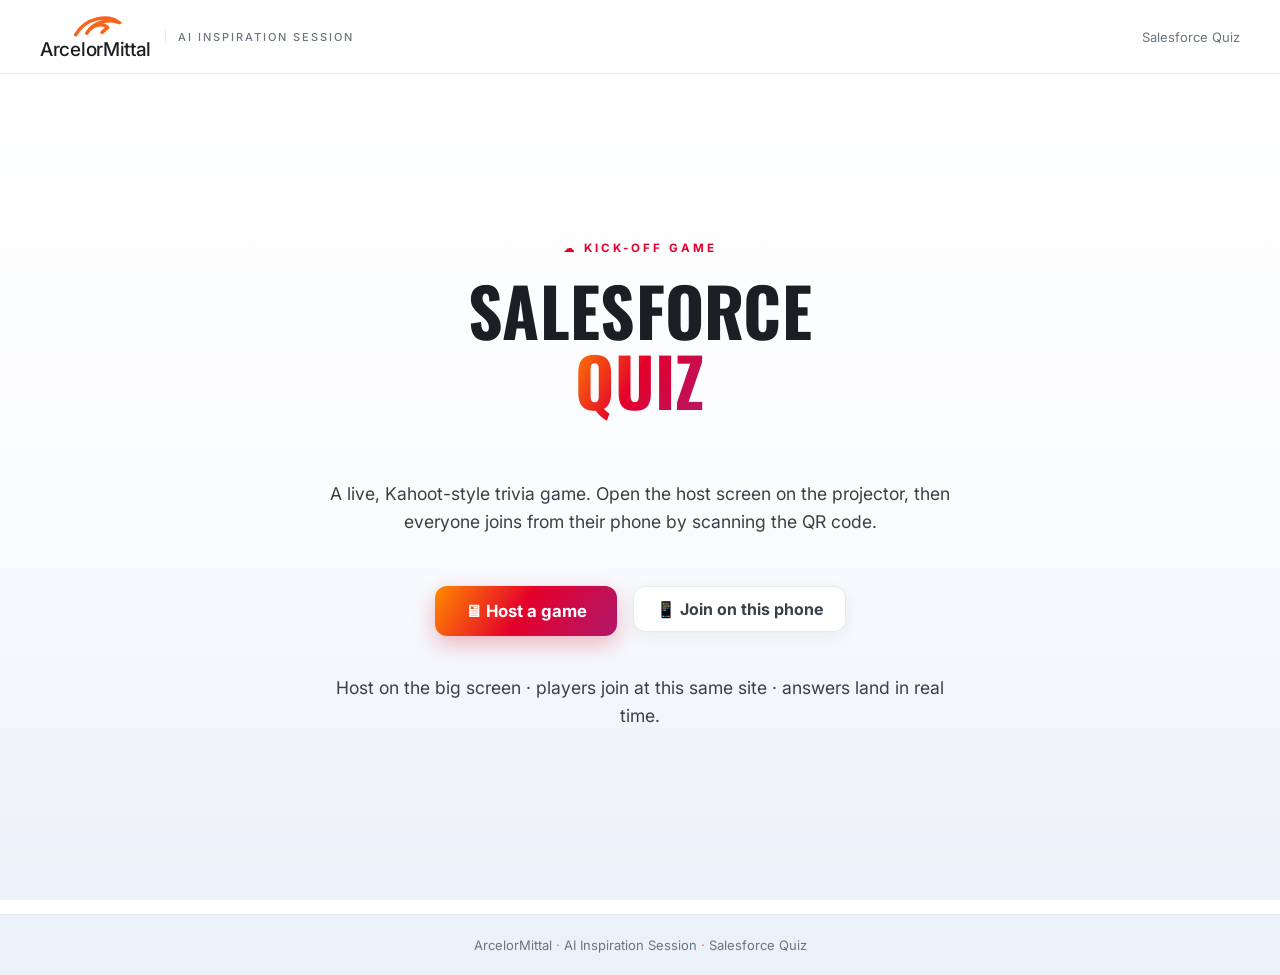
<file: index.html>
<!DOCTYPE html>
<html lang="en">
  <head>
    <meta charset="UTF-8" />
    <meta name="viewport" content="width=device-width, initial-scale=1, viewport-fit=cover" />
    <title>Salesforce Quiz · ArcelorMittal AI Inspiration Session</title>
    <link rel="preconnect" href="https://fonts.googleapis.com" />
    <link rel="preconnect" href="https://fonts.gstatic.com" crossorigin />
    <link
      href="https://fonts.googleapis.com/css2?family=Oswald:wght@400;500;600;700&family=Inter:wght@400;500;600;700&display=swap"
      rel="stylesheet"
    />
    <link rel="stylesheet" href="css/styles.css" />
  </head>
  <body>
    <div class="topbar">
      <div class="brand">
        <div class="brand-logo">
          <svg viewBox="0 0 130 60" xmlns="http://www.w3.org/2000/svg" aria-label="ArcelorMittal">
            <path
              d="M14 52 C 40 8, 96 0, 124 22 C 100 10, 58 20, 42 48 C 56 24, 84 22, 94 34 L 80 46"
              fill="none" stroke="#f6651e" stroke-width="8.5" stroke-linecap="round" stroke-linejoin="round"
            />
          </svg>
          <span class="wordmark">ArcelorMittal</span>
        </div>
        <div class="brand-name">AI Inspiration Session</div>
      </div>
      <div class="top-user">Salesforce Quiz</div>
    </div>

    <div class="wrap landing">
      <span class="cloud-badge">☁ Kick-off game</span>
      <h1>Salesforce<br /><span class="gradient-text">Quiz</span></h1>
      <p>
        A live, Kahoot-style trivia game. Open the host screen on the projector,
        then everyone joins from their phone by scanning the QR code.
      </p>
      <div class="role-buttons">
        <a href="host.html"><button class="btn-primary">🖥 Host a game</button></a>
        <a href="play.html"><button class="btn-ghost">📱 Join on this phone</button></a>
      </div>
      <p class="tiny">
        Host on the big screen · players join at this same site · answers land in real time.
      </p>
    </div>

    <div class="foot">
      <div>ArcelorMittal <span class="dot">·</span> AI Inspiration Session <span class="dot">·</span> Salesforce Quiz</div>
    </div>
  </body>
</html>
</file>
<file: css/styles.css>
/* ===========================================================================
   Salesforce Quiz — ArcelorMittal AI Inspiration Session styling
   Matches the look of docs/demo-flow.html: light, Oswald + Inter,
   orange -> red -> magenta gradient, clean cards with soft shadows.
   =========================================================================== */

:root {
  /* ArcelorMittal palette */
  --am-orange: #ff6a13;
  --am-orange-2: #ff8a00;
  --am-red: #e4002b;
  --am-magenta: #b0186b;
  --am-ink: #1b1f24;
  --am-ink-soft: #3a4048;
  --am-mist: #6b7480;
  --am-line: #e6e9ee;
  --am-bg: #ffffff;
  --am-bg-2: #fbfcfe;
  --am-bg-3: #eef2f7;
  --am-sky: #eaf1f8;
  --grad: linear-gradient(120deg, var(--am-orange-2) 0%, var(--am-red) 48%, var(--am-magenta) 100%);

  /* four distinct answer colours (Kahoot-style recognition) */
  --a: #e4002b; /* red    */
  --b: #1a73e8; /* blue   */
  --c: #ff8a00; /* amber  */
  --d: #2e844a; /* green  */

  --radius: 16px;
  --shadow: 0 4px 16px rgba(27, 31, 36, 0.06);
  --shadow-lg: 0 12px 30px rgba(27, 31, 36, 0.12);
}

* {
  box-sizing: border-box;
}

html,
body {
  margin: 0;
  padding: 0;
  min-height: 100%;
}
html {
  scroll-behavior: smooth;
}

body {
  font-family: "Inter", system-ui, -apple-system, BlinkMacSystemFont, "Segoe UI",
    Roboto, Helvetica, Arial, sans-serif;
  color: var(--am-ink);
  background: linear-gradient(180deg, #ffffff 0%, var(--am-bg-2) 55%, var(--am-sky) 100%);
  background-attachment: fixed;
  -webkit-font-smoothing: antialiased;
}

h1,
h2,
h3 {
  font-family: "Oswald", "Inter", sans-serif;
  letter-spacing: 0.3px;
  text-transform: uppercase;
  margin: 0 0 0.4em;
  line-height: 1.05;
  color: var(--am-ink);
}

.wrap {
  max-width: 1180px;
  margin: 0 auto;
  padding: clamp(16px, 3vw, 40px);
}

.gradient-text {
  background: var(--grad);
  -webkit-background-clip: text;
  background-clip: text;
  -webkit-text-fill-color: transparent;
}

/* --- top brand bar ------------------------------------------------------- */
.topbar {
  position: sticky;
  top: 0;
  z-index: 50;
  display: flex;
  align-items: center;
  justify-content: space-between;
  padding: 14px clamp(16px, 4vw, 40px);
  background: rgba(255, 255, 255, 0.9);
  backdrop-filter: blur(14px);
  border-bottom: 1px solid var(--am-line);
}
.brand {
  display: flex;
  align-items: center;
  gap: 12px;
}
.brand-logo {
  display: flex;
  flex-direction: column;
  align-items: center;
  line-height: 1;
}
.brand-logo svg {
  width: 52px;
  height: 24px;
  display: block;
  margin-bottom: 2px;
}
.brand-logo .wordmark {
  font-family: "Inter", system-ui, sans-serif;
  font-weight: 500;
  font-size: 19px;
  letter-spacing: -0.3px;
  color: var(--am-ink);
}
.brand-name {
  font-family: "Inter";
  font-weight: 500;
  font-size: 11px;
  letter-spacing: 2px;
  color: var(--am-mist);
  text-transform: uppercase;
  border-left: 1px solid var(--am-line);
  padding-left: 12px;
  margin-left: 2px;
}
.top-user {
  font-size: 13px;
  color: var(--am-mist);
}

/* --- eyebrow / badge ----------------------------------------------------- */
.cloud-badge {
  display: inline-flex;
  align-items: center;
  gap: 8px;
  font-weight: 700;
  letter-spacing: 3px;
  text-transform: uppercase;
  font-size: 0.72rem;
  color: var(--am-red);
}

/* --- buttons ------------------------------------------------------------- */
button {
  font-family: inherit;
  cursor: pointer;
  border: none;
  border-radius: 12px;
  font-weight: 700;
  transition: transform 0.08s ease, filter 0.15s ease, opacity 0.15s ease,
    box-shadow 0.15s ease, border-color 0.15s ease;
}
button:active {
  transform: translateY(2px) scale(0.99);
}
button:disabled {
  opacity: 0.45;
  cursor: not-allowed;
  box-shadow: none !important;
}

.btn-primary {
  background: var(--grad);
  color: #fff;
  padding: 15px 30px;
  font-size: 1.05rem;
  box-shadow: 0 8px 22px rgba(228, 0, 43, 0.28);
}
.btn-primary:hover:not(:disabled) {
  transform: translateY(-1px);
  box-shadow: 0 12px 28px rgba(228, 0, 43, 0.36);
}

.btn-ghost {
  background: #fff;
  border: 1px solid var(--am-line);
  color: var(--am-ink-soft);
  padding: 12px 22px;
  font-size: 1rem;
  box-shadow: var(--shadow);
}
.btn-ghost:hover:not(:disabled) {
  border-color: var(--am-orange);
  color: var(--am-orange);
}

/* --- cards --------------------------------------------------------------- */
.card {
  background: #fff;
  border: 1px solid var(--am-line);
  border-radius: var(--radius);
  padding: clamp(22px, 3vw, 38px);
  box-shadow: var(--shadow);
}

/* --- landing ------------------------------------------------------------- */
.landing {
  min-height: calc(100vh - 60px);
  display: flex;
  flex-direction: column;
  align-items: center;
  justify-content: center;
  text-align: center;
  gap: 20px;
}
.landing h1 {
  font-size: clamp(2.4rem, 7vw, 4.2rem);
  font-weight: 700;
}
.landing p {
  font-size: 1.1rem;
  color: var(--am-ink-soft);
  max-width: 620px;
  line-height: 1.6;
}
.role-buttons {
  display: flex;
  gap: 16px;
  flex-wrap: wrap;
  justify-content: center;
  margin-top: 12px;
}

/* --- host ---------------------------------------------------------------- */
.host-top {
  display: flex;
  justify-content: space-between;
  align-items: center;
  gap: 20px;
  flex-wrap: wrap;
  margin-bottom: 22px;
}
/* lobby: big centered "Salesforce Quiz" title (home-page look) */
.lobby-title {
  margin-bottom: 26px;
}
.lobby-title h1 {
  font-size: clamp(2.4rem, 7vw, 4.2rem);
  font-weight: 700;
  margin: 6px 0 0;
}
/* "Scan to join" — same heading font/style as the home-page title */
.scan-heading {
  font-size: clamp(1.6rem, 4vw, 2.4rem);
  font-weight: 700;
  margin-bottom: 22px;
}

.pin-box {
  text-align: center;
}
.pin-box .label {
  text-transform: uppercase;
  letter-spacing: 2px;
  font-size: 0.8rem;
  color: var(--am-mist);
  font-weight: 700;
}
.pin-box .pin {
  font-family: "Oswald", sans-serif;
  font-size: clamp(2.8rem, 7vw, 4.6rem);
  font-weight: 700;
  letter-spacing: 8px;
  background: var(--grad);
  -webkit-background-clip: text;
  background-clip: text;
  -webkit-text-fill-color: transparent;
}
.join-panel {
  display: flex;
  gap: 40px;
  align-items: center;
  flex-wrap: wrap;
  justify-content: center;
}
.qr-holder {
  background: #fff;
  padding: 16px;
  border-radius: 16px;
  border: 1px solid var(--am-line);
  box-shadow: var(--shadow);
  line-height: 0;
}
.qr-holder img,
.qr-holder canvas {
  width: 210px;
  height: 210px;
  display: block;
}
.join-url {
  font-size: 1.05rem;
  word-break: break-all;
  color: var(--am-red);
  font-weight: 600;
}

/* lobby player chips */
.players {
  display: flex;
  flex-wrap: wrap;
  gap: 10px;
  margin-top: 20px;
  justify-content: center;
}
.player-chip {
  background: color-mix(in srgb, var(--am-orange) 10%, #fff);
  border: 1px solid color-mix(in srgb, var(--am-orange) 30%, var(--am-line));
  color: var(--am-ink);
  padding: 8px 16px;
  border-radius: 999px;
  font-weight: 700;
  animation: pop 0.25s ease;
}
@keyframes pop {
  from {
    transform: scale(0.6);
    opacity: 0;
  }
  to {
    transform: scale(1);
    opacity: 1;
  }
}

/* question view */
.q-header {
  display: flex;
  justify-content: space-between;
  align-items: center;
  margin-bottom: 18px;
}
.q-counter {
  font-family: "Oswald", sans-serif;
  font-weight: 600;
  text-transform: uppercase;
  letter-spacing: 1px;
  color: var(--am-mist);
}
.timer {
  font-family: "Oswald", sans-serif;
  font-size: clamp(2rem, 5vw, 3rem);
  font-weight: 700;
  width: 90px;
  height: 90px;
  border-radius: 50%;
  display: flex;
  align-items: center;
  justify-content: center;
  background: var(--grad);
  color: #fff;
  box-shadow: 0 8px 22px rgba(228, 0, 43, 0.28);
}
.timer.low {
  background: var(--am-red);
  animation: pulse 0.6s infinite;
}
@keyframes pulse {
  50% {
    transform: scale(1.08);
  }
}
.q-text {
  font-size: clamp(1.6rem, 4vw, 2.6rem);
  font-weight: 800;
  text-align: center;
  margin: 12px 0 20px;
  color: var(--am-ink);
  line-height: 1.2;
}

/* picture on the question (big image above the answers) */
.q-image {
  display: block;
  max-width: min(560px, 100%);
  max-height: 320px;
  margin: 0 auto 26px;
  border-radius: 14px;
  border: 1px solid var(--am-line);
  box-shadow: var(--shadow);
  object-fit: contain;
}

/* picture-as-answer: image sits inside the coloured answer tile */
.answer .opt-img {
  width: 100%;
  max-height: 150px;
  object-fit: contain;
  border-radius: 8px;
  background: #fff;
  padding: 6px;
}
.answer.has-img {
  flex-direction: column;
  align-items: stretch;
  gap: 10px;
  min-height: 180px;
}
.answer.has-img .glyph {
  width: auto;
  text-align: left;
}
.answer.has-img .opt-caption {
  font-size: 1rem;
}

.answers {
  display: grid;
  grid-template-columns: 1fr 1fr;
  gap: 14px;
}
.answer {
  display: flex;
  align-items: center;
  gap: 14px;
  padding: 22px;
  border-radius: 14px;
  font-size: clamp(1.1rem, 2.4vw, 1.5rem);
  font-weight: 700;
  color: #fff;
  min-height: 92px;
  box-shadow: var(--shadow);
}
.answer .glyph {
  font-family: "Oswald", sans-serif;
  font-size: 1.7rem;
  font-weight: 700;
  width: 40px;
  text-align: center;
}
.answer.a { background: var(--a); }
.answer.b { background: var(--b); }
.answer.c { background: var(--c); }
.answer.d { background: var(--d); }
.answer.dim {
  opacity: 0.28;
}
.answer.correct {
  outline: 5px solid var(--am-ink);
  transform: scale(1.02);
}
.answer .count {
  margin-left: auto;
  font-size: 1.2rem;
  font-weight: 800;
  opacity: 0.95;
}

/* leaderboard */
.leaderboard {
  display: flex;
  flex-direction: column;
  gap: 10px;
  margin-top: 10px;
}
.lb-row {
  display: flex;
  align-items: center;
  gap: 14px;
  background: var(--am-bg-2);
  border: 1px solid var(--am-line);
  padding: 14px 20px;
  border-radius: 12px;
  font-size: 1.25rem;
  animation: pop 0.3s ease;
}
.lb-row .rank {
  font-family: "Oswald", sans-serif;
  font-weight: 700;
  width: 34px;
  color: var(--am-mist);
}
.lb-row .name {
  font-weight: 700;
  color: var(--am-ink);
}
.lb-row .score {
  margin-left: auto;
  font-family: "Oswald", sans-serif;
  font-weight: 700;
  color: var(--am-ink);
}
.lb-row.top1 {
  border-color: color-mix(in srgb, var(--am-orange) 45%, transparent);
  background: linear-gradient(90deg, color-mix(in srgb, var(--am-orange) 12%, #fff), #fff);
}
.lb-row.top1 .rank {
  background: var(--grad);
  -webkit-background-clip: text;
  background-clip: text;
  -webkit-text-fill-color: transparent;
}

.center {
  text-align: center;
}
.mt {
  margin-top: 22px;
}
.muted {
  color: var(--am-mist);
}

/* --- player -------------------------------------------------------------- */
.player-body {
  min-height: 100vh;
  display: flex;
  flex-direction: column;
}
.player-main {
  flex: 1;
  display: flex;
  flex-direction: column;
  padding: 18px;
  gap: 16px;
}
.player-join {
  flex: 1;
  display: flex;
  flex-direction: column;
  align-items: center;
  justify-content: center;
  padding: 24px;
}
/* centered card so the join form never stretches edge-to-edge on desktop */
.join-card {
  width: 100%;
  max-width: 420px;
  display: flex;
  flex-direction: column;
  gap: 14px;
  background: #fff;
  border: 1px solid var(--am-line);
  border-radius: var(--radius);
  padding: clamp(24px, 5vw, 36px);
  box-shadow: var(--shadow-lg);
}
.player-join h1 {
  color: var(--am-ink);
}
.field {
  width: 100%;
  padding: 18px;
  font-size: 1.2rem;
  border-radius: 12px;
  border: 2px solid var(--am-line);
  background: #fff;
  color: var(--am-ink);
  text-align: center;
  font-weight: 700;
}
.field::placeholder {
  color: var(--am-mist);
  font-weight: 500;
}
.field:focus {
  outline: none;
  border-color: var(--am-orange);
}
.player-status {
  text-align: center;
  padding: 12px;
  font-family: "Oswald", sans-serif;
  font-weight: 600;
  text-transform: uppercase;
  letter-spacing: 1px;
  color: var(--am-mist);
}
.player-score {
  text-align: center;
  font-size: 1.1rem;
  padding: 6px;
  color: var(--am-ink-soft);
}
.player-score b {
  font-family: "Oswald", sans-serif;
  color: var(--am-red);
  font-size: 1.5rem;
}

/* big tappable answer tiles on phone */
.tap-grid {
  flex: 1;
  display: grid;
  grid-template-columns: 1fr 1fr;
  gap: 12px;
}
.tap {
  border-radius: 16px;
  color: #fff;
  font-family: "Oswald", sans-serif;
  font-size: 2.6rem;
  font-weight: 700;
  display: flex;
  align-items: center;
  justify-content: center;
  min-height: 120px;
  box-shadow: var(--shadow);
}
.tap.a { background: var(--a); }
.tap.b { background: var(--b); }
.tap.c { background: var(--c); }
.tap.d { background: var(--d); }
.tap.chosen {
  outline: 6px solid var(--am-ink);
}
.tap.faded {
  opacity: 0.32;
}

.big-msg {
  flex: 1;
  display: flex;
  flex-direction: column;
  align-items: center;
  justify-content: center;
  text-align: center;
  font-family: "Oswald", sans-serif;
  font-size: 1.7rem;
  font-weight: 600;
  text-transform: uppercase;
  letter-spacing: 0.5px;
  padding: 24px;
  border-radius: 16px;
  color: var(--am-ink);
}
.big-msg b {
  color: inherit;
}
.result-correct {
  background: var(--d);
  color: #fff;
}
.result-wrong {
  background: var(--a);
  color: #fff;
}

.tiny {
  font-size: 0.85rem;
  color: var(--am-mist);
}
.err {
  color: var(--am-red);
  font-weight: 700;
  text-align: center;
}

/* --- footer -------------------------------------------------------------- */
.foot {
  border-top: 1px solid var(--am-line);
  padding: 22px clamp(16px, 4vw, 40px);
  display: flex;
  justify-content: center;
  align-items: center;
  color: var(--am-mist);
  font-size: 13px;
  background: var(--am-sky);
}
.foot .dot {
  color: var(--am-orange);
}

@media (max-width: 560px) {
  .answers {
    grid-template-columns: 1fr;
  }
}
</file>
